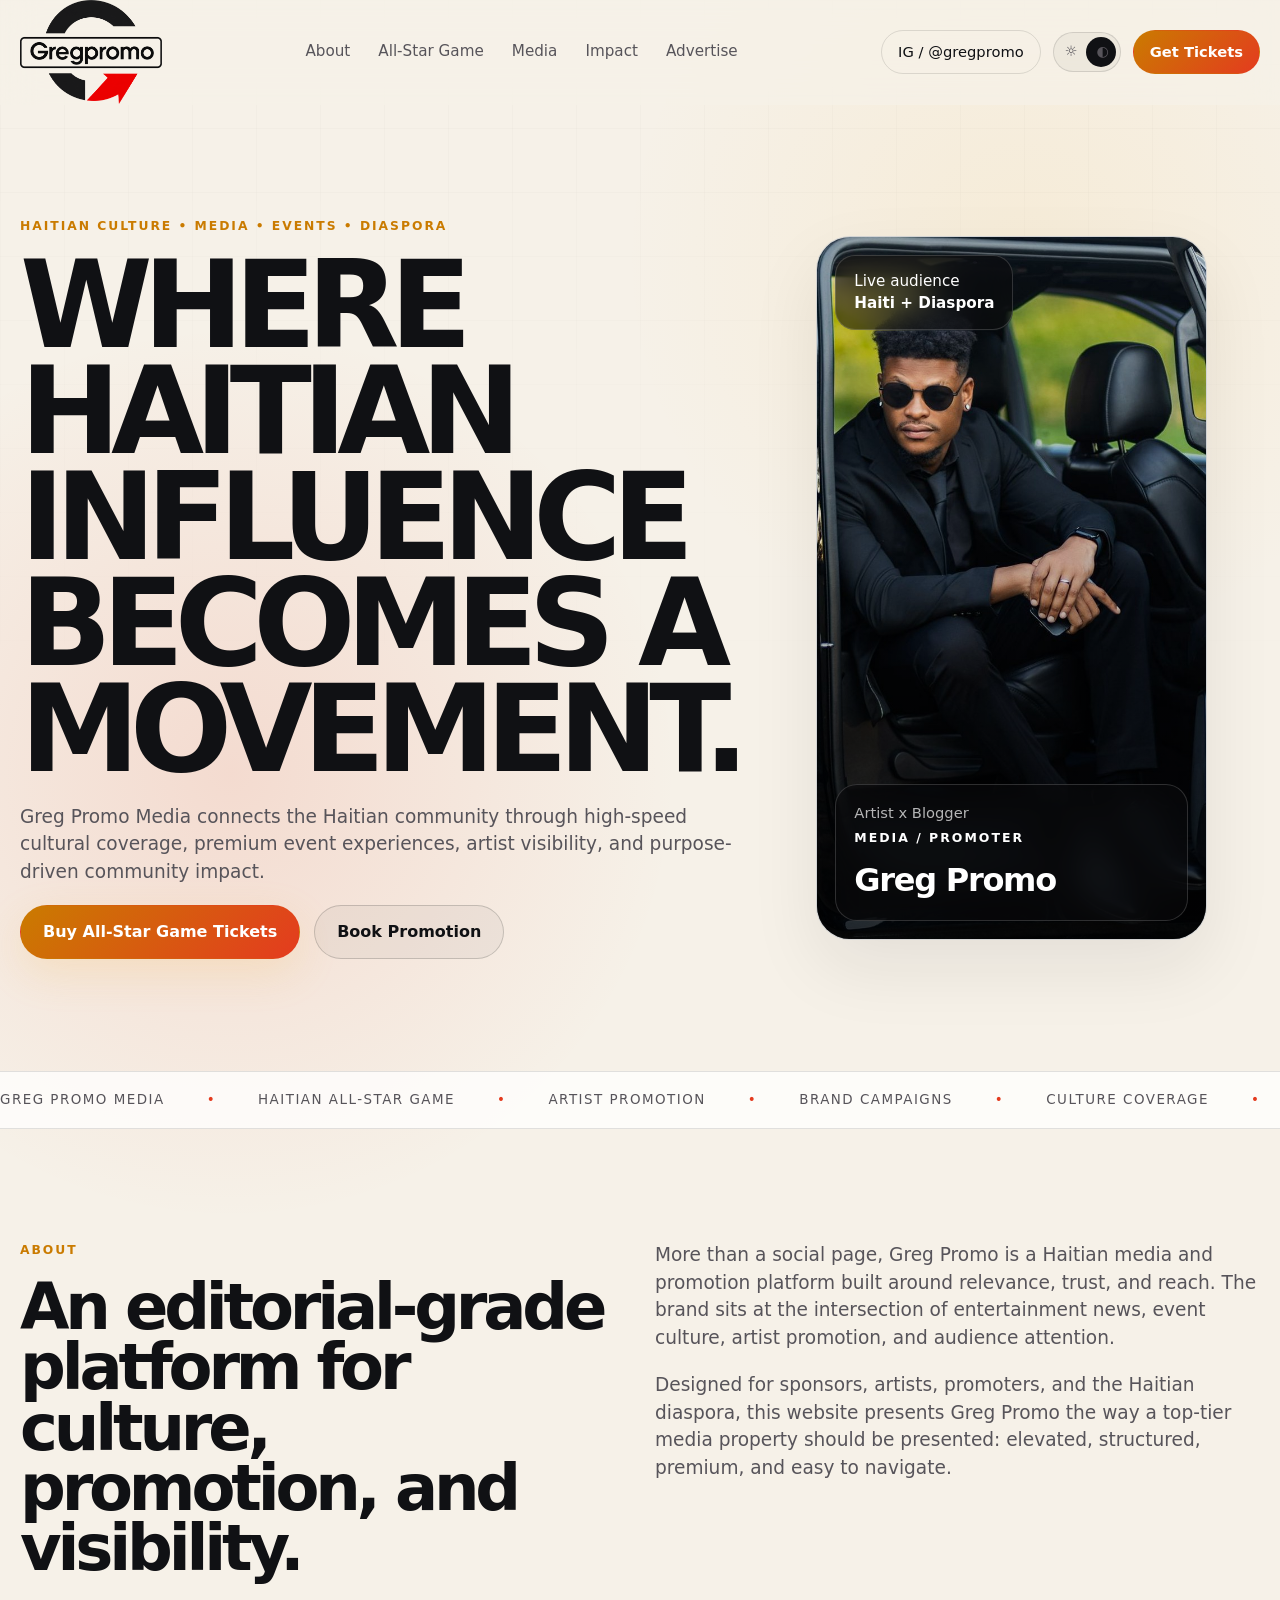
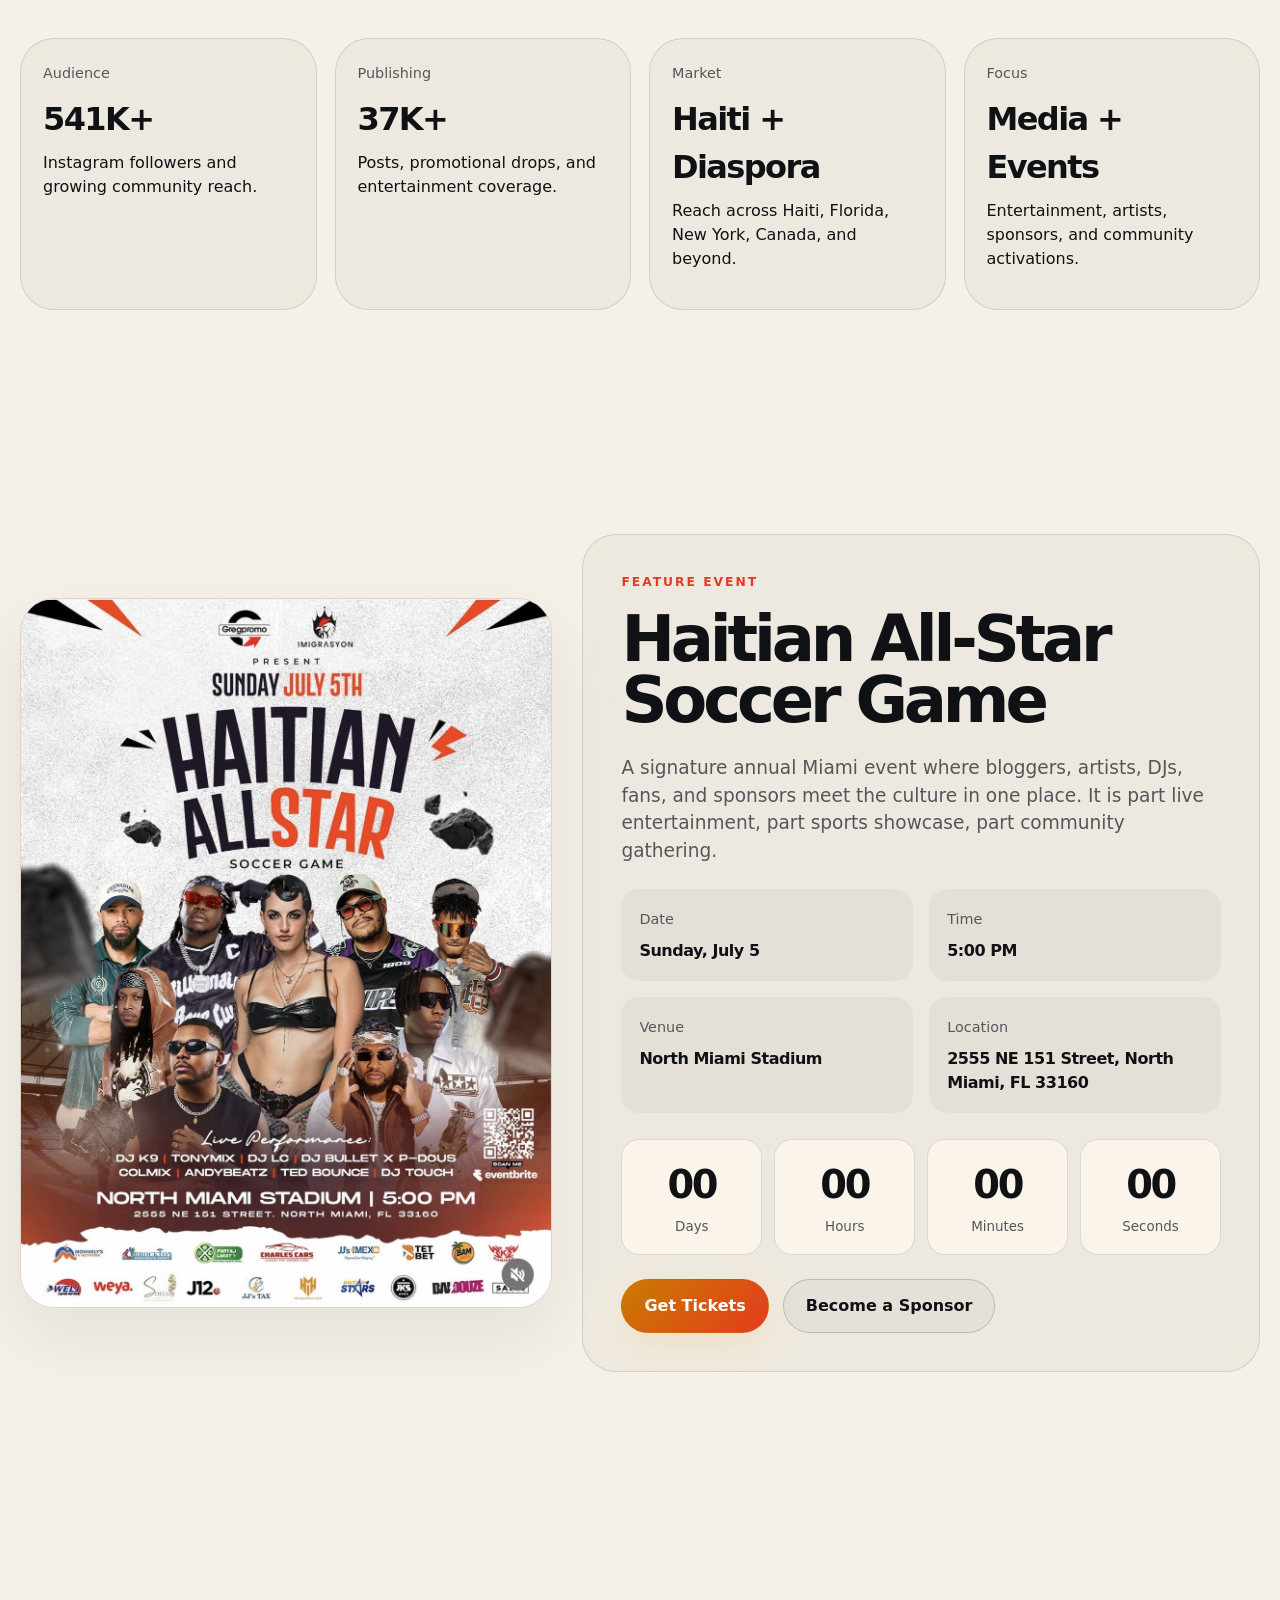
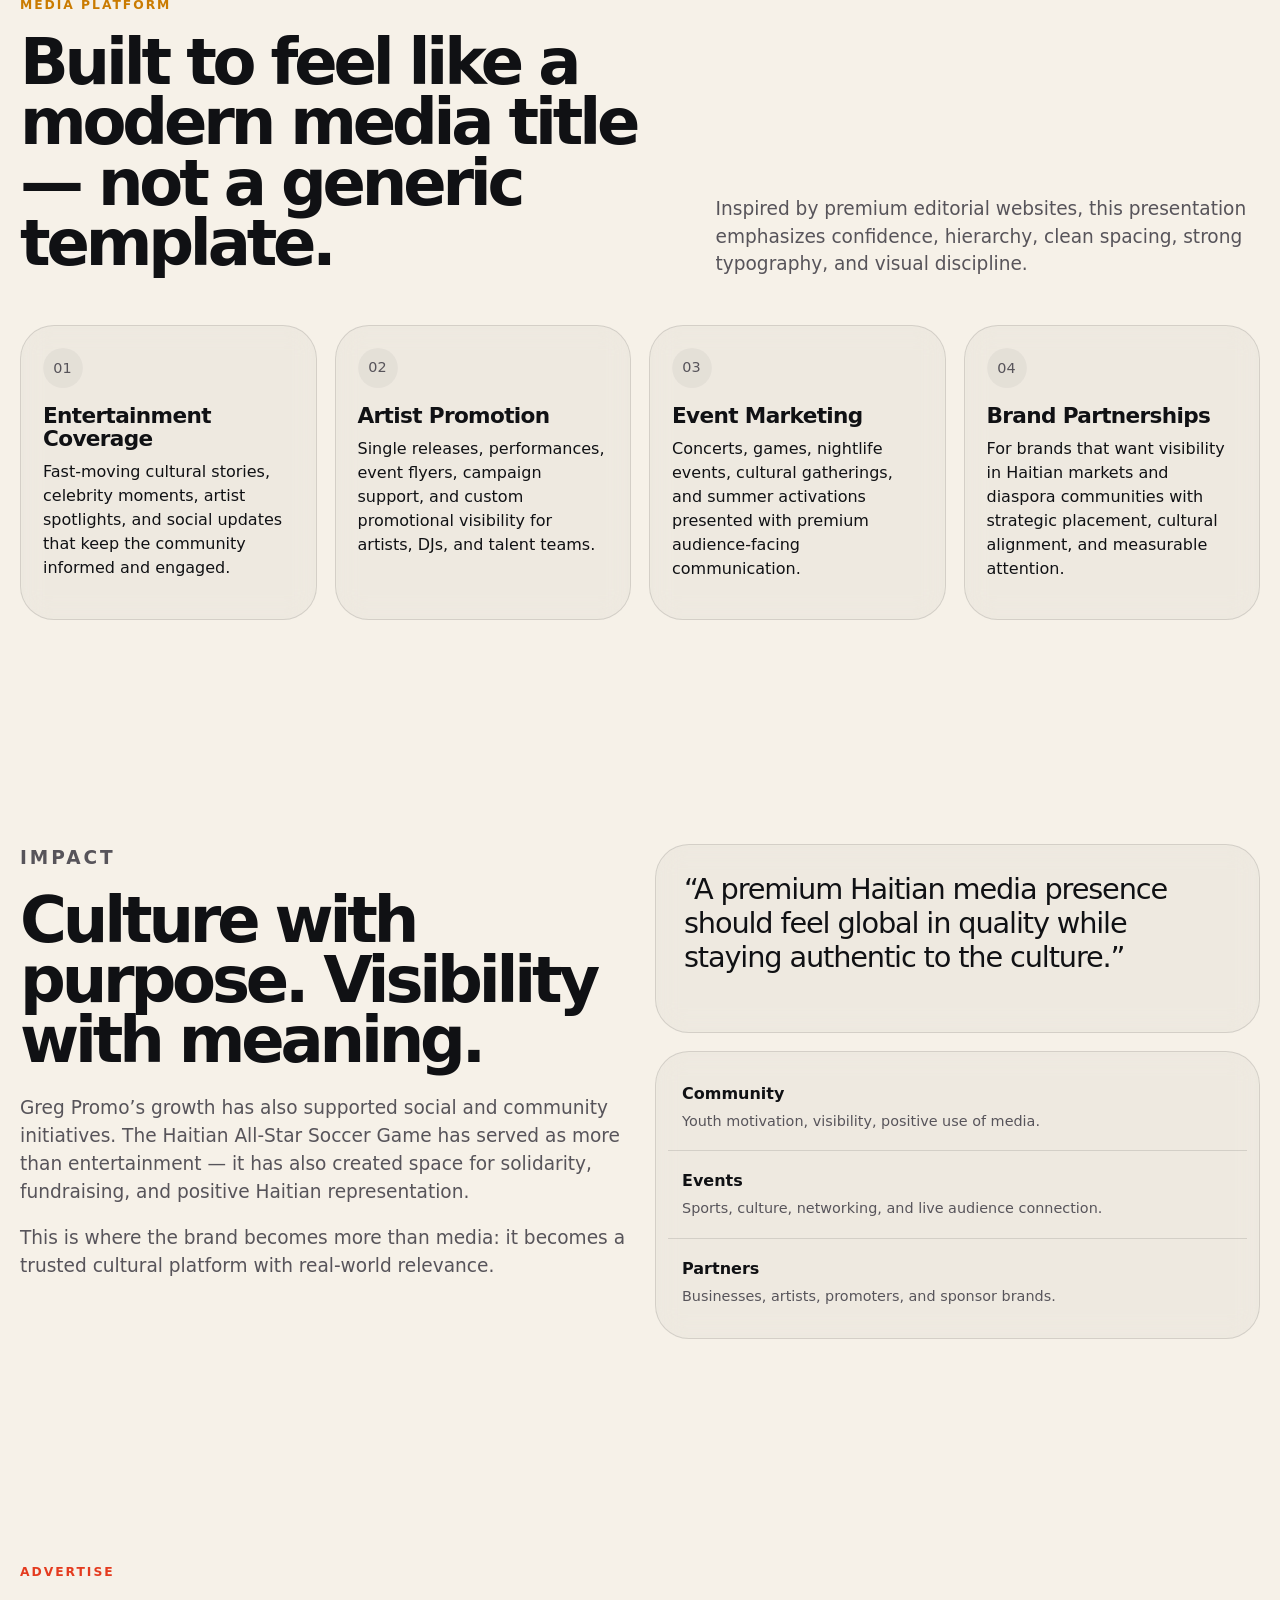
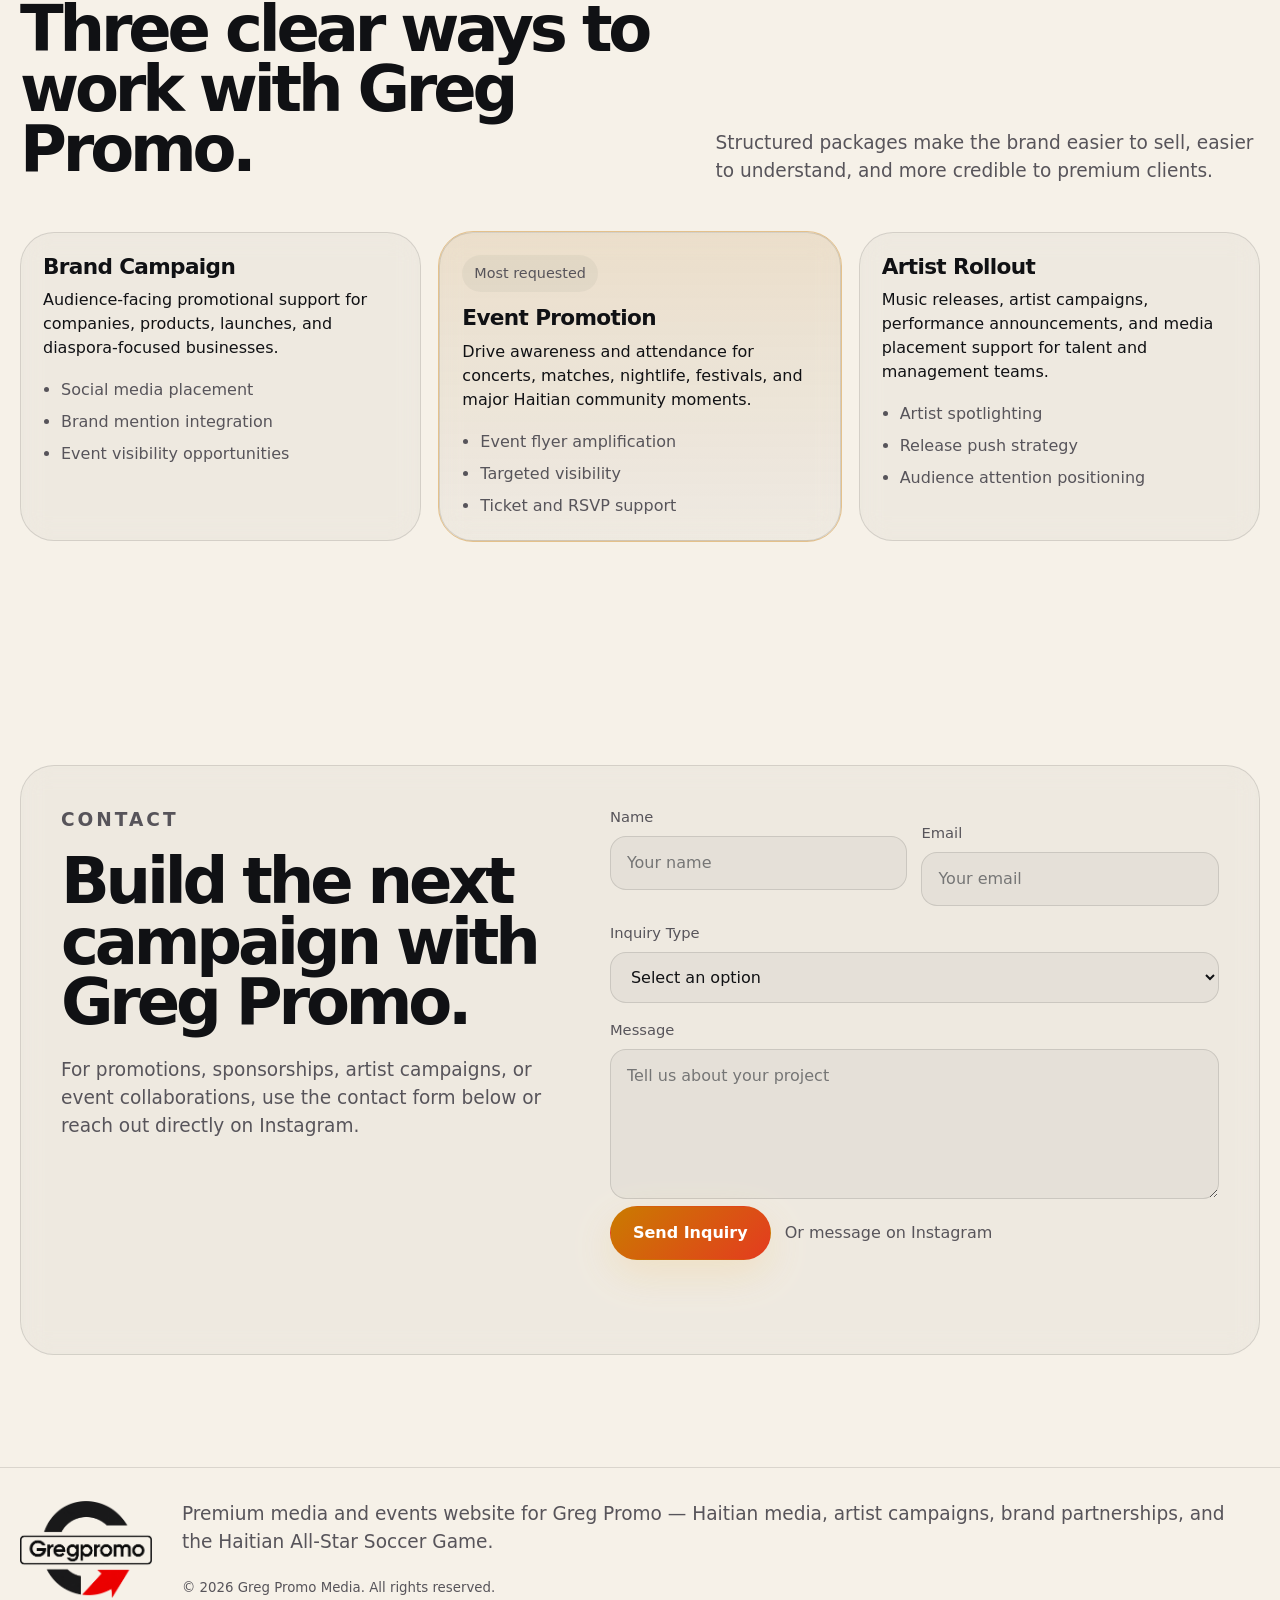
<file: index.html>
<!doctype html>
<html lang="en" data-theme="dark">
<head>
  <meta charset="utf-8" />
  <meta name="viewport" content="width=device-width, initial-scale=1" />
  <title>Greg Promo Media — Premium Haitian Media, Events & Culture</title>
  <meta name="description" content="Official-style premium website for Greg Promo Media — Haitian media, event promotion, cultural coverage, artist campaigns, partnerships, and the Haitian All Star Soccer Game." />
  <meta name="theme-color" content="#0a0a0c" />
  <meta property="og:title" content="Greg Promo Media" />
  <meta property="og:description" content="Premium Haitian media, events, artist campaigns, and the Haitian All Star Soccer Game." />
  <meta property="og:type" content="website" />
  <meta property="og:image" content="assets/social-preview.jpg" />
  <link rel="icon" type="image/png" href="assets/favicon.png" />
  <link rel="preload" href="assets/gregpromo-logo-light.png" as="image" />
  <link rel="preload" href="assets/greg-profile.jpg" as="image" />
  <link rel="preload" href="assets/haitian-all-star-game.jpg" as="image" />
  <link rel="stylesheet" href="styles.css" />
</head>
<body>
  <a class="skip-link" href="#main">Skip to content</a>

  <div class="site-noise" aria-hidden="true"></div>

  <header class="site-header" data-header>
    <div class="shell nav-wrap">
      <a class="brand" href="#top" aria-label="Greg Promo Media home">
        <img class="logo-light" src="assets/gregpromo-logo-light.png" alt="Greg Promo logo" />
        <img class="logo-dark" src="assets/gregpromo-logo-dark.png" alt="Greg Promo logo" />
      </a>

      <nav class="desktop-nav" aria-label="Primary navigation">
        <a href="#about">About</a>
        <a href="#event">All-Star Game</a>
        <a href="#media">Media</a>
        <a href="#impact">Impact</a>
        <a href="#advertise">Advertise</a>
      </nav>

      <div class="nav-actions">
        <a class="instagram-link" href="https://www.instagram.com/gregpromo?utm_source=ig_web_button_share_sheet&igsh=ZDNlZDc0MzIxNw==" target="_blank" rel="noopener">IG / @gregpromo</a>
        <button class="theme-toggle" type="button" aria-label="Toggle light and dark mode" data-theme-toggle>
          <span class="theme-toggle-track">
            <span class="theme-icon sun">☼</span>
            <span class="theme-icon moon">◐</span>
            <span class="theme-thumb"></span>
          </span>
        </button>
        <a class="nav-ticket" href="https://www.eventbrite.com/e/all-star-game-2026-tickets-1988715682140?utm_source=ig&utm_medium=social&utm_content=link_in_bio&fbclid=PAZXh0bgNhZW0CMTEAc3J0YwZhcHBfaWQPOTM2NjE5NzQzMzkyNDU5AAGnt2tHEBf5ckzYfiRpwydYcKHP_brpit4eOSCd5QLptEYIg39ipW5tzFPxA2k_aem_MX58IcSE4hHM4vlKA_yq6w" target="_blank" rel="noopener">Get Tickets</a>
        <button class="menu-toggle" type="button" aria-expanded="false" aria-label="Open menu" data-menu-toggle>
          <span></span><span></span>
        </button>
      </div>
    </div>

    <div class="mobile-menu" data-menu>
      <a href="#about">About</a>
      <a href="#event">All-Star Game</a>
      <a href="#media">Media</a>
      <a href="#impact">Impact</a>
      <a href="#advertise">Advertise</a>
      <a href="https://www.instagram.com/gregpromo?utm_source=ig_web_button_share_sheet&igsh=ZDNlZDc0MzIxNw==" target="_blank" rel="noopener">Instagram</a>
    </div>
  </header>

  <main id="main">
    <section id="top" class="hero section-pad">
      <div class="shell hero-grid">
        <div class="hero-copy reveal">
          <p class="kicker">HAITIAN CULTURE • MEDIA • EVENTS • DIASPORA</p>
          <h1>Where <br>Haitian <br>influence <br>becomes a <br>movement.</h1>
          <p class="hero-lead">Greg Promo Media connects the Haitian community through high-speed cultural coverage, premium event experiences, artist visibility, and purpose-driven community impact.</p>
          <div class="hero-cta">
            <a class="btn btn-primary" href="https://www.eventbrite.com/e/all-star-game-2026-tickets-1988715682140?utm_source=ig&utm_medium=social&utm_content=link_in_bio&fbclid=PAZXh0bgNhZW0CMTEAc3J0YwZhcHBfaWQPOTM2NjE5NzQzMzkyNDU5AAGnt2tHEBf5ckzYfiRpwydYcKHP_brpit4eOSCd5QLptEYIg39ipW5tzFPxA2k_aem_MX58IcSE4hHM4vlKA_yq6w" target="_blank" rel="noopener">Buy All-Star Game Tickets</a>
            <a class="btn btn-secondary" href="#advertise">Book Promotion</a>
          </div>
        </div>

        <div class="hero-card reveal">
          <div class="hero-card-frame">
            <img src="assets/greg-profile.jpg" alt="Greg Promo in a black suit seated in a vehicle" />
            <div class="hero-photo-label top-label">Live audience<br><strong>Haiti + Diaspora</strong></div>
            <div class="hero-photo-label bottom-label">
              <span>Artist x Blogger</span>
              <strong>MEDIA / PROMOTER</strong>
              <b>Greg Promo</b>
            </div>
          </div>
        </div>
      </div>
    </section>

    <section class="ticker" aria-label="Highlights">
      <div class="ticker-track">
        <span>Greg Promo Media</span>
        <span>Haitian All-Star Game</span>
        <span>Artist Promotion</span>
        <span>Brand Campaigns</span>
        <span>Culture Coverage</span>
        <span>Miami Events</span>
        <span>Greg Promo Media</span>
        <span>Haitian All-Star Game</span>
      </div>
    </section>

    <section id="about" class="section-pad editorial-section">
      <div class="shell editorial-grid">
        <div class="section-intro reveal">
          <p class="section-tag">ABOUT</p>
          <h2>An editorial-grade platform for culture, promotion, and visibility.</h2>
        </div>
        <div class="section-copy reveal">
          <p>More than a social page, Greg Promo is a Haitian media and promotion platform built around relevance, trust, and reach. The brand sits at the intersection of entertainment news, event culture, artist promotion, and audience attention.</p>
          <p>Designed for sponsors, artists, promoters, and the Haitian diaspora, this website presents Greg Promo the way a top-tier media property should be presented: elevated, structured, premium, and easy to navigate.</p>
        </div>
      </div>

      <div class="shell stats-grid">
        <article class="stat-card reveal"><span>Audience</span><strong>541K+</strong><p>Instagram followers and growing community reach.</p></article>
        <article class="stat-card reveal"><span>Publishing</span><strong>37K+</strong><p>Posts, promotional drops, and entertainment coverage.</p></article>
        <article class="stat-card reveal"><span>Market</span><strong>Haiti + Diaspora</strong><p>Reach across Haiti, Florida, New York, Canada, and beyond.</p></article>
        <article class="stat-card reveal"><span>Focus</span><strong>Media + Events</strong><p>Entertainment, artists, sponsors, and community activations.</p></article>
      </div>
    </section>

    <section id="event" class="section-pad event-section">
      <div class="shell event-grid">
        <div class="event-poster reveal">
          <img src="assets/haitian-all-star-game.jpg" alt="Haitian All-Star Soccer Game official flyer" />
        </div>
        <div class="event-panel reveal">
          <p class="section-tag accent">FEATURE EVENT</p>
          <h2>Haitian All-Star Soccer Game</h2>
          <p class="event-lead">A signature annual Miami event where bloggers, artists, DJs, fans, and sponsors meet the culture in one place. It is part live entertainment, part sports showcase, part community gathering.</p>

          <div class="detail-grid">
            <div><span>Date</span><strong>Sunday, July 5</strong></div>
            <div><span>Time</span><strong>5:00 PM</strong></div>
            <div><span>Venue</span><strong>North Miami Stadium</strong></div>
            <div><span>Location</span><strong>2555 NE 151 Street, North Miami, FL 33160</strong></div>
          </div>

          <div class="countdown" data-countdown="2026-07-05T17:00:00-04:00" aria-label="Countdown to Haitian All-Star Soccer Game">
            <div><strong data-days>00</strong><span>Days</span></div>
            <div><strong data-hours>00</strong><span>Hours</span></div>
            <div><strong data-minutes>00</strong><span>Minutes</span></div>
            <div><strong data-seconds>00</strong><span>Seconds</span></div>
          </div>

          <div class="action-row">
            <a class="btn btn-primary" href="https://www.eventbrite.com/e/all-star-game-2026-tickets-1988715682140?utm_source=ig&utm_medium=social&utm_content=link_in_bio&fbclid=PAZXh0bgNhZW0CMTEAc3J0YwZhcHBfaWQPOTM2NjE5NzQzMzkyNDU5AAGnt2tHEBf5ckzYfiRpwydYcKHP_brpit4eOSCd5QLptEYIg39ipW5tzFPxA2k_aem_MX58IcSE4hHM4vlKA_yq6w" target="_blank" rel="noopener">Get Tickets</a>
            <a class="btn btn-secondary" href="#advertise">Become a Sponsor</a>
          </div>
        </div>
      </div>
    </section>

    <section id="media" class="section-pad media-section">
      <div class="shell section-head-row reveal">
        <div>
          <p class="section-tag">MEDIA PLATFORM</p>
          <h2>Built to feel like a modern media title — not a generic template.</h2>
        </div>
        <p class="section-side-copy">Inspired by premium editorial websites, this presentation emphasizes confidence, hierarchy, clean spacing, strong typography, and visual discipline.</p>
      </div>

      <div class="shell cards-grid">
        <article class="feature-panel reveal">
          <span class="feature-index">01</span>
          <h3>Entertainment Coverage</h3>
          <p>Fast-moving cultural stories, celebrity moments, artist spotlights, and social updates that keep the community informed and engaged.</p>
        </article>
        <article class="feature-panel reveal">
          <span class="feature-index">02</span>
          <h3>Artist Promotion</h3>
          <p>Single releases, performances, event flyers, campaign support, and custom promotional visibility for artists, DJs, and talent teams.</p>
        </article>
        <article class="feature-panel reveal">
          <span class="feature-index">03</span>
          <h3>Event Marketing</h3>
          <p>Concerts, games, nightlife events, cultural gatherings, and summer activations presented with premium audience-facing communication.</p>
        </article>
        <article class="feature-panel reveal">
          <span class="feature-index">04</span>
          <h3>Brand Partnerships</h3>
          <p>For brands that want visibility in Haitian markets and diaspora communities with strategic placement, cultural alignment, and measurable attention.</p>
        </article>
      </div>
    </section>

    <section id="impact" class="section-pad impact-section">
      <div class="shell impact-layout">
        <div class="impact-copy reveal">
          <p class="section-tag">IMPACT</p>
          <h2>Culture with purpose. Visibility with meaning.</h2>
          <p>Greg Promo’s growth has also supported social and community initiatives. The Haitian All-Star Soccer Game has served as more than entertainment — it has also created space for solidarity, fundraising, and positive Haitian representation.</p>
          <p>This is where the brand becomes more than media: it becomes a trusted cultural platform with real-world relevance.</p>
        </div>
        <div class="impact-rail reveal">
          <div class="quote-card">
            <p>“A premium Haitian media presence should feel global in quality while staying authentic to the culture.”</p>
          </div>
          <div class="mini-list">
            <div><strong>Community</strong><span>Youth motivation, visibility, positive use of media.</span></div>
            <div><strong>Events</strong><span>Sports, culture, networking, and live audience connection.</span></div>
            <div><strong>Partners</strong><span>Businesses, artists, promoters, and sponsor brands.</span></div>
          </div>
        </div>
      </div>
    </section>

    <section id="advertise" class="section-pad advertise-section">
      <div class="shell section-head-row reveal">
        <div>
          <p class="section-tag accent">ADVERTISE</p>
          <h2>Three clear ways to work with Greg Promo.</h2>
        </div>
        <p class="section-side-copy">Structured packages make the brand easier to sell, easier to understand, and more credible to premium clients.</p>
      </div>

      <div class="shell package-grid">
        <article class="package-card reveal">
          <h3>Brand Campaign</h3>
          <p>Audience-facing promotional support for companies, products, launches, and diaspora-focused businesses.</p>
          <ul>
            <li>Social media placement</li>
            <li>Brand mention integration</li>
            <li>Event visibility opportunities</li>
          </ul>
        </article>
        <article class="package-card reveal featured-package">
          <div class="package-badge">Most requested</div>
          <h3>Event Promotion</h3>
          <p>Drive awareness and attendance for concerts, matches, nightlife, festivals, and major Haitian community moments.</p>
          <ul>
            <li>Event flyer amplification</li>
            <li>Targeted visibility</li>
            <li>Ticket and RSVP support</li>
          </ul>
        </article>
        <article class="package-card reveal">
          <h3>Artist Rollout</h3>
          <p>Music releases, artist campaigns, performance announcements, and media placement support for talent and management teams.</p>
          <ul>
            <li>Artist spotlighting</li>
            <li>Release push strategy</li>
            <li>Audience attention positioning</li>
          </ul>
        </article>
      </div>
    </section>

    <section class="section-pad contact-section">
      <div class="shell contact-card reveal">
        <div>
          <p class="section-tag">CONTACT</p>
          <h2>Build the next campaign with Greg Promo.</h2>
          <p>For promotions, sponsorships, artist campaigns, or event collaborations, use the contact form below or reach out directly on Instagram.</p>
        </div>

        <form class="contact-form" data-contact-form>
          <div class="field-row">
            <label>
              <span>Name</span>
              <input type="text" name="name" placeholder="Your name" required />
            </label>
            <label>
              <span>Email</span>
              <input type="email" name="email" placeholder="Your email" required />
            </label>
          </div>
          <label>
            <span>Inquiry Type</span>
            <select name="type" required>
              <option value="">Select an option</option>
              <option>Brand Campaign</option>
              <option>Event Promotion</option>
              <option>Artist Rollout</option>
              <option>Sponsorship</option>
              <option>General Inquiry</option>
            </select>
          </label>
          <label>
            <span>Message</span>
            <textarea name="message" rows="5" placeholder="Tell us about your project" required></textarea>
          </label>
          <div class="form-actions">
            <button class="btn btn-primary" type="submit">Send Inquiry</button>
            <a class="text-link" href="https://www.instagram.com/gregpromo?utm_source=ig_web_button_share_sheet&igsh=ZDNlZDc0MzIxNw==" target="_blank" rel="noopener">Or message on Instagram</a>
          </div>
          <p class="form-note" data-form-note></p>
        </form>
      </div>
    </section>
  </main>

  <footer class="site-footer">
    <div class="shell footer-grid">
      <div>
        <img class="footer-logo footer-logo-light" src="assets/gregpromo-logo-light.png" alt="Greg Promo logo" />
        <img class="footer-logo footer-logo-dark" src="assets/gregpromo-logo-dark.png" alt="Greg Promo logo" />
      </div>
      <div class="footer-copy">
        <p>Premium media and events website for Greg Promo — Haitian media, artist campaigns, brand partnerships, and the Haitian All-Star Soccer Game.</p>
        <small>© <span data-year></span> Greg Promo Media. All rights reserved.</small>
      </div>
    </div>
  </footer>

  <script src="script.js"></script>
</body>
</html>
</file>
<file: styles.css>
:root {
  --font-sans: Inter, ui-sans-serif, system-ui, -apple-system, BlinkMacSystemFont, "Segoe UI", sans-serif;
  --bg: #0a0a0c;
  --bg-soft: #111115;
  --panel: rgba(255,255,255,.055);
  --panel-strong: #141418;
  --card: rgba(255,255,255,.035);
  --text: #f7f1e8;
  --muted: #b3ada4;
  --line: rgba(255,255,255,.12);
  --line-strong: rgba(255,255,255,.18);
  --accent: #f4b942;
  --accent-2: #ff5038;
  --shadow: 0 28px 80px rgba(0,0,0,.35);
  --hero-glow: rgba(255,80,56,.22);
  --grid: rgba(255,255,255,.045);
  --pill-bg: rgba(255,255,255,.06);
  --surface: rgba(255,255,255,.03);
  --shell: 1240px;
  --radius-xl: 34px;
  --radius-lg: 24px;
  --radius-md: 18px;
  --radius-sm: 14px;
}

html[data-theme="light"] {
  --bg: #f6f1e8;
  --bg-soft: #ece6db;
  --panel: rgba(17,17,21,.05);
  --panel-strong: #ffffff;
  --card: rgba(17,17,21,.03);
  --text: #101114;
  --muted: #57545a;
  --line: rgba(16,17,20,.12);
  --line-strong: rgba(16,17,20,.18);
  --accent: #ca7b00;
  --accent-2: #e43b1f;
  --shadow: 0 28px 70px rgba(20,20,26,.08);
  --hero-glow: rgba(228,59,31,.12);
  --grid: rgba(15,15,18,.04);
  --pill-bg: rgba(16,17,20,.04);
  --surface: rgba(255,255,255,.75);
}

* { box-sizing: border-box; }
html { scroll-behavior: smooth; }
body {
  margin: 0;
  font-family: var(--font-sans);
  color: var(--text);
  background:
    radial-gradient(circle at 18% 12%, var(--hero-glow), transparent 28rem),
    radial-gradient(circle at 80% 4%, rgba(244,185,66,.10), transparent 25rem),
    var(--bg);
  line-height: 1.5;
  overflow-x: hidden;
  transition: background .3s ease, color .3s ease;
}

a { color: inherit; text-decoration: none; }
img { display: block; max-width: 100%; }
button, input, select, textarea { font: inherit; }
::selection { background: var(--accent-2); color: #fff; }

.site-noise {
  position: fixed;
  inset: 0;
  z-index: -1;
  pointer-events: none;
  opacity: .45;
  background-image:
    linear-gradient(var(--grid) 1px, transparent 1px),
    linear-gradient(90deg, var(--grid) 1px, transparent 1px);
  background-size: 64px 64px;
  -webkit-mask-image: linear-gradient(to bottom, black 10%, transparent 92%);
  mask-image: linear-gradient(to bottom, black 10%, transparent 92%);
}

.skip-link {
  position: absolute;
  left: 12px;
  top: -80px;
  background: #fff;
  color: #000;
  padding: 12px 16px;
  border-radius: 999px;
  z-index: 9999;
}
.skip-link:focus { top: 12px; }

.shell {
  width: min(calc(100% - 36px), var(--shell));
  margin-inline: auto;
}
.section-pad { padding: 112px 0; }

.site-header {
  position: sticky;
  top: 0;
  z-index: 100;
  backdrop-filter: blur(18px);
  background: color-mix(in srgb, var(--bg) 72%, transparent);
  border-bottom: 1px solid transparent;
  transition: background .3s ease, border-color .3s ease;
}
.site-header.is-scrolled {
  background: color-mix(in srgb, var(--bg) 88%, transparent);
  border-color: var(--line);
}
.nav-wrap {
  min-height: 78px;
  display: flex;
  align-items: center;
  justify-content: space-between;
  gap: 18px;
}
.brand { display: inline-flex; align-items: center; }
.brand img { width: 142px; height: auto; }
.logo-dark, .footer-logo-dark { display: none; }
html[data-theme="light"] .logo-light,
html[data-theme="light"] .footer-logo-light { display: none; }
html[data-theme="light"] .logo-dark,
html[data-theme="light"] .footer-logo-dark { display: block; }

.desktop-nav {
  display: flex;
  gap: 28px;
  font-size: .95rem;
  color: var(--muted);
}
.desktop-nav a:hover, .instagram-link:hover { color: var(--text); }

.nav-actions {
  display: flex;
  align-items: center;
  gap: 12px;
}
.instagram-link,
.nav-ticket {
  min-height: 44px;
  padding: 0 16px;
  display: inline-flex;
  align-items: center;
  border: 1px solid var(--line);
  border-radius: 999px;
  font-size: .92rem;
}
.nav-ticket {
  background: linear-gradient(135deg, var(--accent), var(--accent-2));
  border-color: transparent;
  color: #fff;
  font-weight: 700;
}
.theme-toggle {
  background: transparent;
  border: 0;
  padding: 0;
  cursor: pointer;
}
.theme-toggle-track {
  position: relative;
  width: 68px;
  height: 40px;
  border-radius: 999px;
  border: 1px solid var(--line);
  background: var(--pill-bg);
  display: flex;
  align-items: center;
  justify-content: space-between;
  padding: 0 11px;
}
.theme-icon { font-size: .88rem; color: var(--muted); z-index: 1; }
.theme-thumb {
  position: absolute;
  top: 4px;
  left: 4px;
  width: 30px;
  height: 30px;
  border-radius: 50%;
  background: var(--text);
  transition: transform .25s ease;
}
html[data-theme="light"] .theme-thumb { transform: translateX(28px); }
.menu-toggle {
  display: none;
  width: 46px;
  height: 46px;
  border-radius: 999px;
  border: 1px solid var(--line);
  background: transparent;
  padding: 0 12px;
}
.menu-toggle span {
  display: block;
  height: 2px;
  margin: 6px 0;
  background: var(--text);
}
.mobile-menu {
  display: none;
  padding: 0 18px 18px;
  border-bottom: 1px solid var(--line);
  background: color-mix(in srgb, var(--bg) 94%, transparent);
}
.mobile-menu a {
  display: block;
  padding: 12px 4px;
  color: var(--muted);
}
.mobile-menu.is-open { display: block; }

.hero {
  min-height: calc(100svh - 78px);
  display: grid;
  align-items: center;
}
.hero-grid {
  display: grid;
  grid-template-columns: 1fr .88fr;
  gap: clamp(34px, 6vw, 78px);
  align-items: center;
}
.kicker,
.section-tag {
  margin: 0 0 18px;
  letter-spacing: .16em;
  text-transform: uppercase;
  font-weight: 800;
  font-size: .77rem;
  color: var(--accent);
}
.section-tag.accent { color: var(--accent-2); }
h1, h2, h3, p { margin-top: 0; }
h1 {
  font-size: clamp(3.8rem, 9.4vw, 8.9rem);
  line-height: .88;
  letter-spacing: -.08em;
  text-transform: uppercase;
  margin-bottom: 20px;
}
h2 {
  font-size: clamp(2.3rem, 5vw, 4.8rem);
  line-height: .94;
  letter-spacing: -.065em;
  margin-bottom: 24px;
}
h3 {
  font-size: 1.35rem;
  line-height: 1.08;
  letter-spacing: -.03em;
  margin-bottom: 10px;
}
.hero-lead,
.event-lead,
.section-side-copy,
.section-copy p,
.impact-copy p,
.footer-copy p,
.contact-card p {
  color: var(--muted);
  font-size: clamp(1.04rem, 2vw, 1.16rem);
}
.hero-cta,
.action-row,
.form-actions,
.field-row {
  display: flex;
  gap: 14px;
  flex-wrap: wrap;
}
.btn {
  min-height: 54px;
  padding: 0 22px;
  border-radius: 999px;
  border: 1px solid transparent;
  display: inline-flex;
  align-items: center;
  justify-content: center;
  font-weight: 800;
  transition: transform .2s ease, opacity .2s ease, border-color .2s ease, background .2s ease;
}
.btn:hover { transform: translateY(-2px); }
.btn-primary {
  color: #fff;
  background: linear-gradient(135deg, var(--accent), var(--accent-2));
  box-shadow: 0 14px 40px rgba(244,185,66,.18);
}
.btn-secondary {
  border-color: var(--line-strong);
  background: var(--pill-bg);
}
.text-link {
  display: inline-flex;
  align-items: center;
  min-height: 54px;
  color: var(--muted);
}

.hero-card-frame,
.event-panel,
.stat-card,
.feature-panel,
.package-card,
.contact-card,
.quote-card,
.mini-list,
.impact-rail,
.featured-package,
.event-poster img {
  border-radius: var(--radius-xl);
}
.hero-card-frame {
  position: relative;
  overflow: hidden;
  border: 1px solid var(--line-strong);
  background: var(--panel-strong);
  box-shadow: var(--shadow);
}
.hero-card-frame::before {
  content: "";
  position: absolute;
  inset: 0;
  background: linear-gradient(to top, rgba(0,0,0,.78), rgba(0,0,0,.08) 60%);
  z-index: 1;
}
.hero-card-frame img {
  width: 100%;
  height: min(78svh, 820px);
  min-height: 580px;
  object-fit: cover;
  object-position: center 36%;
}
.hero-photo-label {
  position: absolute;
  z-index: 2;
  border: 1px solid rgba(255,255,255,.16);
  background: rgba(11,11,13,.56);
  backdrop-filter: blur(16px);
  color: #fff;
}
.top-label {
  left: 18px;
  top: 18px;
  padding: 14px 18px;
  border-radius: 20px;
  font-size: .95rem;
}
.top-label strong,
.bottom-label strong,
.bottom-label b { display: block; }
.bottom-label {
  left: 18px;
  right: 18px;
  bottom: 18px;
  padding: 16px 18px;
  border-radius: 22px;
}
.bottom-label span { color: rgba(255,255,255,.7); font-size: .92rem; }
.bottom-label strong { font-size: .78rem; letter-spacing: .16em; margin: 4px 0 8px; }
.bottom-label b { font-size: clamp(1.4rem, 3vw, 2rem); letter-spacing: -.04em; }

.ticker {
  border-top: 1px solid var(--line);
  border-bottom: 1px solid var(--line);
  overflow: hidden;
  background: var(--surface);
}
.ticker-track {
  display: flex;
  width: max-content;
  gap: 42px;
  padding: 18px 0;
  animation: ticker 30s linear infinite;
  text-transform: uppercase;
  letter-spacing: .11em;
  font-size: .84rem;
  color: var(--muted);
}
.ticker-track span::after {
  content: "•";
  margin-left: 42px;
  color: var(--accent-2);
}
@keyframes ticker {
  from { transform: translateX(0); }
  to { transform: translateX(-50%); }
}

.editorial-grid,
.event-grid,
.impact-layout,
.section-head-row,
.contact-card,
.footer-grid {
  display: grid;
  gap: 30px;
}
.editorial-grid,
.impact-layout {
  grid-template-columns: 1fr 1fr;
  align-items: start;
}
.stats-grid,
.cards-grid,
.package-grid {
  display: grid;
  gap: 18px;
}
.stats-grid {
  margin-top: 36px;
  grid-template-columns: repeat(4, minmax(0, 1fr));
}
.stat-card,
.feature-panel,
.package-card,
.event-panel,
.contact-card,
.quote-card,
.mini-list {
  border: 1px solid var(--line);
  background: var(--card);
  backdrop-filter: blur(14px);
}
.stat-card,
.feature-panel,
.package-card {
  padding: 22px;
}
.stat-card span,
.detail-grid span,
.package-badge,
.feature-index,
.mini-list span { color: var(--muted); font-size: .9rem; }
.stat-card strong {
  display: block;
  margin: 10px 0 8px;
  font-size: 2rem;
  letter-spacing: -.05em;
}
.feature-index {
  display: inline-flex;
  min-width: 40px;
  height: 40px;
  padding: 0 10px;
  align-items: center;
  justify-content: center;
  border-radius: 999px;
  background: var(--pill-bg);
  margin-bottom: 16px;
}

.event-grid {
  grid-template-columns: .88fr 1.12fr;
  align-items: center;
}
.event-poster img {
  width: 100%;
  box-shadow: var(--shadow);
  border: 1px solid var(--line);
}
.event-panel {
  padding: clamp(24px, 4vw, 38px);
}
.detail-grid {
  margin: 24px 0 26px;
  display: grid;
  grid-template-columns: repeat(2, minmax(0, 1fr));
  gap: 16px;
}
.detail-grid div {
  padding: 18px;
  border-radius: var(--radius-md);
  background: var(--pill-bg);
}
.detail-grid strong { display: block; margin-top: 8px; letter-spacing: -.03em; }
.countdown {
  display: grid;
  grid-template-columns: repeat(4, minmax(0, 1fr));
  gap: 12px;
  margin-bottom: 24px;
}
.countdown div {
  padding: 16px;
  border-radius: var(--radius-md);
  background: color-mix(in srgb, var(--accent) 8%, var(--panel-strong));
  border: 1px solid var(--line);
  text-align: center;
}
.countdown strong {
  display: block;
  font-size: clamp(1.7rem, 4vw, 2.4rem);
  letter-spacing: -.06em;
}
.countdown span { color: var(--muted); font-size: .84rem; }

.section-head-row {
  grid-template-columns: 1.1fr .9fr;
  align-items: end;
  margin-bottom: 28px;
}
.cards-grid,
.package-grid { grid-template-columns: repeat(4, minmax(0, 1fr)); }
.package-grid { grid-template-columns: repeat(3, minmax(0, 1fr)); }
.featured-package {
  position: relative;
  outline: 1px solid color-mix(in srgb, var(--accent) 40%, transparent);
  background: linear-gradient(180deg, color-mix(in srgb, var(--accent) 10%, var(--card)), var(--card));
}
.package-badge {
  display: inline-flex;
  padding: 8px 12px;
  border-radius: 999px;
  background: var(--pill-bg);
  margin-bottom: 14px;
}
.package-card ul {
  margin: 18px 0 0;
  padding-left: 18px;
  color: var(--muted);
}
.package-card li + li { margin-top: 8px; }

.impact-rail { display: grid; gap: 18px; }
.quote-card { padding: 28px; }
.quote-card p {
  font-size: clamp(1.28rem, 2.3vw, 1.8rem);
  line-height: 1.18;
  letter-spacing: -.04em;
}
.mini-list { padding: 12px; }
.mini-list div {
  display: grid;
  gap: 5px;
  padding: 18px 14px;
  border-bottom: 1px solid var(--line);
}
.mini-list div:last-child { border-bottom: 0; }

.contact-card {
  padding: clamp(24px, 4vw, 40px);
  grid-template-columns: .92fr 1.08fr;
  align-items: start;
}
.contact-form label { display: block; }
.contact-form span { display: block; margin-bottom: 8px; font-size: .92rem; color: var(--muted); }
.contact-form input,
.contact-form select,
.contact-form textarea {
  width: 100%;
  border: 1px solid var(--line);
  background: var(--pill-bg);
  color: var(--text);
  border-radius: 16px;
  padding: 14px 16px;
  outline: none;
  transition: border-color .2s ease, background .2s ease;
}
.contact-form input:focus,
.contact-form select:focus,
.contact-form textarea:focus {
  border-color: color-mix(in srgb, var(--accent) 45%, var(--line));
}
.contact-form label + label,
.contact-form .field-row + label { margin-top: 16px; }
.field-row > label { flex: 1; }
.form-note { min-height: 22px; margin-top: 14px; color: var(--muted); font-size: .95rem; }

.site-footer {
  border-top: 1px solid var(--line);
  padding: 32px 0 42px;
}
.footer-grid {
  grid-template-columns: auto 1fr;
  align-items: center;
}
.footer-logo { width: 132px; }
.footer-copy small { color: var(--muted); }

.reveal {
  opacity: 0;
  transform: translateY(18px);
  transition: opacity .55s ease, transform .55s ease;
}
.reveal.is-visible {
  opacity: 1;
  transform: translateY(0);
}

@media (max-width: 1180px) {
  .stats-grid,
  .cards-grid { grid-template-columns: repeat(2, minmax(0, 1fr)); }
}

@media (max-width: 980px) {
  .desktop-nav,
  .instagram-link,
  .nav-ticket { display: none; }
  .menu-toggle { display: inline-block; }
  .hero-grid,
  .editorial-grid,
  .event-grid,
  .impact-layout,
  .section-head-row,
  .contact-card,
  .footer-grid {
    grid-template-columns: 1fr;
  }
  .package-grid { grid-template-columns: 1fr; }
  .hero-card { order: -1; }
  .hero-card-frame img { min-height: 440px; }
}

@media (max-width: 720px) {
  .section-pad { padding: 82px 0; }
  .shell { width: min(calc(100% - 22px), var(--shell)); }
  h1 { font-size: clamp(3rem, 16vw, 5rem); }
  h2 { font-size: clamp(2rem, 8vw, 3rem); }
  .stats-grid,
  .cards-grid,
  .detail-grid,
  .countdown,
  .field-row { grid-template-columns: 1fr; display: grid; }
  .countdown div { padding: 14px; }
  .hero-photo-label { position: absolute; }
  .top-label { font-size: .86rem; }
  .theme-toggle-track { width: 60px; }
  html[data-theme="light"] .theme-thumb { transform: translateX(20px); }
}
</file>
